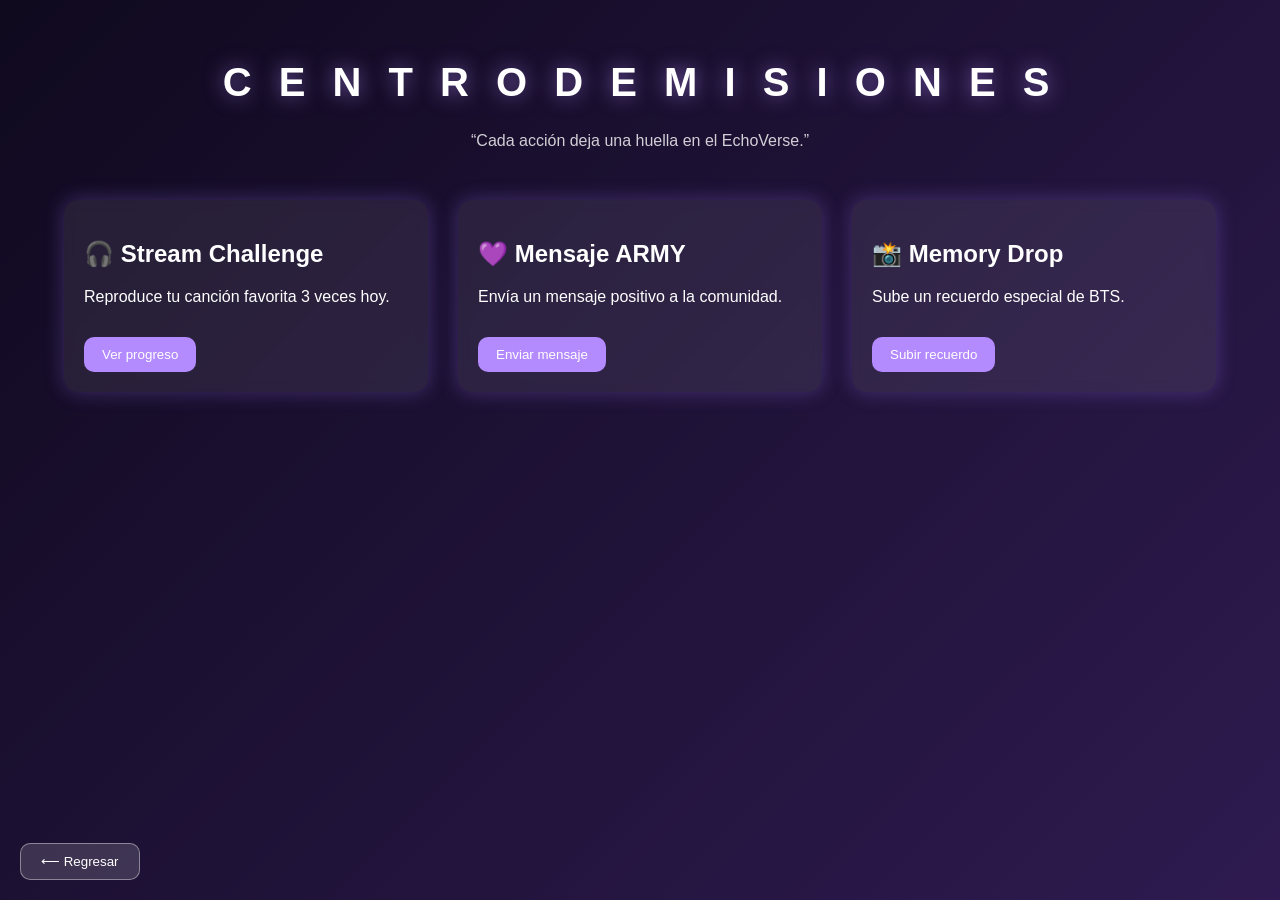
<file: missions/index.html>
<!DOCTYPE html>
<html lang="es">
<head>
    <meta charset="UTF-8">
    <title>EchoVerse — Centro de Misiones</title>

    <link rel="stylesheet" href="styles/missions.css">
</head>

<body>

    <!-- Fondo dinámico -->
    <div class="mission-bg"></div>

    <header class="mission-header">
        <h1>C E N T R O  D E  M I S I O N E S</h1>
        <p class="subtitle">“Cada acción deja una huella en el EchoVerse.”</p>
    </header>

    <!-- GRID DE MISIONES -->
    <section class="mission-grid">

        <article class="mission-card">
            <h2>🎧 Stream Challenge</h2>
            <p>Reproduce tu canción favorita 3 veces hoy.</p>
            <button class="mission-btn" data-id="stream">Ver progreso</button>
        </article>

        <article class="mission-card">
            <h2>💜 Mensaje ARMY</h2>
            <p>Envía un mensaje positivo a la comunidad.</p>
            <button class="mission-btn" data-id="message">Enviar mensaje</button>
        </article>

        <article class="mission-card">
            <h2>📸 Memory Drop</h2>
            <p>Sube un recuerdo especial de BTS.</p>
            <button class="mission-btn" data-id="memory">Subir recuerdo</button>
        </article>

    </section>

    <button class="back-btn" onclick="window.location.href='../index.html'">
        ⟵ Regresar
    </button>

    <script src="scripts/missions.js"></script>
</body>
</html>
</file>
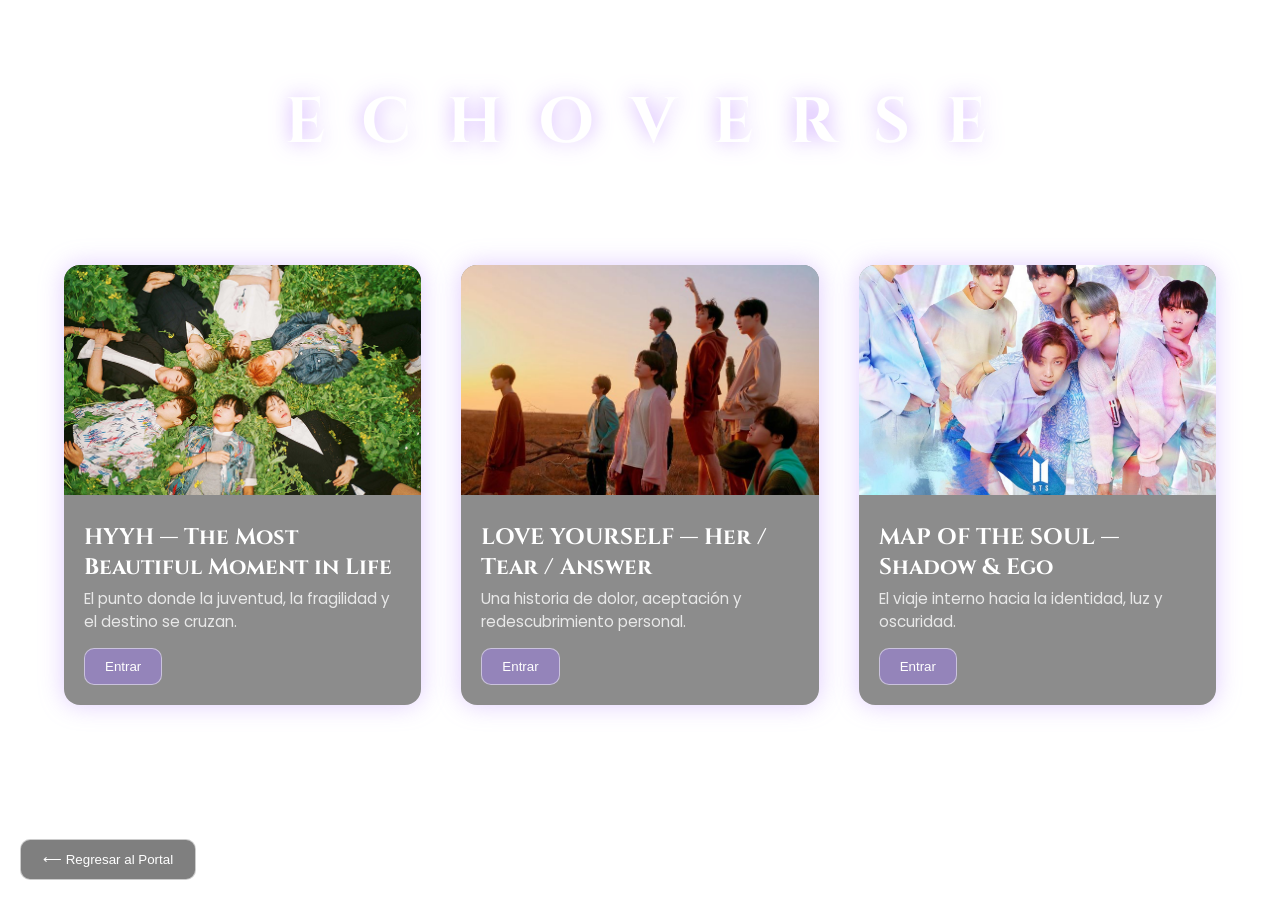
<file: public/echoverse/index.html>
<!-- Archivo: public/echoverse/index.html — Propósito: página EchoVerse (vista temática con interacciones front). -->
<!DOCTYPE html>
<html lang="es">
<head>
    <meta charset="UTF-8">
    <title>EchoVerse — BTS Universe</title>

    <link rel="stylesheet" href="../assets/css/echoverse.css">
</head>

<body>

    <!-- ============================= -->
    <!--   FONDO ANIMADO (VIDEO)     -->
    <!-- ============================= -->
    <video class="bg-video" autoplay muted loop>
        <source src="../assets/video/Universo3.mp4" type="video/mp4">
    </video>

    <div class="film-grain"></div>

    <!-- ============================= -->
    <!--   TÍTULO PRINCIPAL BU       -->
    <!-- ============================= -->
    <header class="bu-header">
        <h1>E C H O V E R S E</h1>
        <p class="subtitle">“Las historias no terminan. Solo esperan ser descubiertas.”</p>
    </header>


    <!-- ============================= -->
    <!--      GRID DE ERAS BU         -->
    <!-- ============================= -->
    <section class="era-grid">

        <article class="era-card">
            <img src="../assets/images/bts3.jpg">
            <div class="era-info">
                <h2>HYYH — The Most Beautiful Moment in Life</h2>
                <p>El punto donde la juventud, la fragilidad y el destino se cruzan.</p>
                <button class="btn-era" data-era="hyyh">Entrar</button>
            </div>
        </article>

        <article class="era-card">
            <img src="../assets/images/bts4.jpg">
            <div class="era-info">
                <h2>LOVE YOURSELF — Her / Tear / Answer</h2>
                <p>Una historia de dolor, aceptación y redescubrimiento personal.</p>
                <button class="btn-era" data-era="ly">Entrar</button>
            </div>
        </article>

        <article class="era-card">
            <img src="../assets/images/bts5.jpg">
            <div class="era-info">
                <h2>MAP OF THE SOUL — Shadow & Ego</h2>
                <p>El viaje interno hacia la identidad, luz y oscuridad.</p>
                <button class="btn-era" data-era="mos">Entrar</button>
            </div>
        </article>

    </section>


    <!-- ============================= -->
    <!--   BOTÓN REGRESAR AL PORTAL   -->
    <!-- ============================= -->
    <button class="back-btn" onclick="window.location.href='../index.html'">
        ⟵ Regresar al Portal
    </button>


    <script src="../assets/js/echoverse.js"></script>
</body>
</html>
</file>
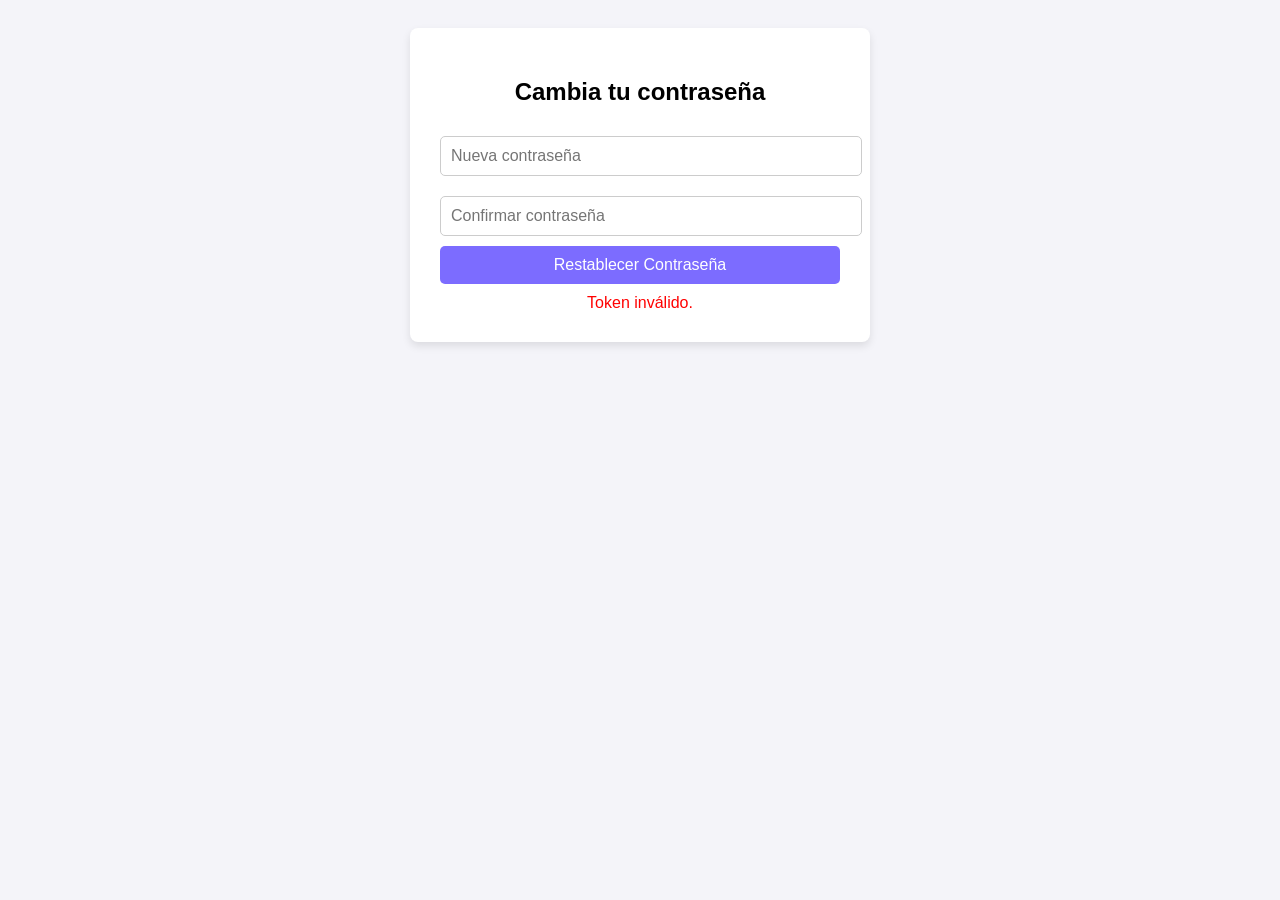
<file: public/reset-password.html>
<!-- Archivo: public/reset-password.html — Propósito: UI para restablecer contraseña con token (?token=...) usando /api/reset-password.php. -->
<!DOCTYPE html>
<html lang="es">
<head>
    <meta charset="UTF-8">
    <meta name="viewport" content="width=device-width, initial-scale=1.0">
    <title>Restablecer Contraseña</title>
    <style>
        body {
            font-family: Arial, sans-serif;
            background-color: #f4f4f9;
            padding: 20px;
            text-align: center;
        }

        .form-container {
            background: #fff;
            border-radius: 8px;
            padding: 30px;
            box-shadow: 0 4px 8px rgba(0,0,0,0.1);
            max-width: 400px;
            margin: 0 auto;
        }

        input {
            width: 100%;
            padding: 10px;
            margin: 10px 0;
            border-radius: 5px;
            border: 1px solid #ccc;
            font-size: 16px;
        }

        button {
            width: 100%;
            padding: 10px;
            background-color: #7c6cff;
            color: white;
            border: none;
            border-radius: 5px;
            font-size: 16px;
        }

        .message {
            margin-top: 10px;
            color: red;
        }
    </style>
</head>
<body>

    <div class="form-container">
        <h2>Cambia tu contraseña</h2>
        <form id="resetForm">
            <input type="password" id="newPassword" placeholder="Nueva contraseña" required>
            <input type="password" id="confirmPassword" placeholder="Confirmar contraseña" required>
            <button type="submit">Restablecer Contraseña</button>
        </form>
        <div id="resetMessage" class="message"></div>
    </div>

    <script src="assets/js/api.js"></script>
    <script src="assets/js/reset-password.js"></script>

</body>
</html>
</file>
<file: missions/styles/missions.css>
body {
    margin: 0;
    padding: 0;
    font-family: "Poppins", sans-serif;
    color: white;
    overflow-x: hidden;
}

.mission-bg {
    position: fixed;
    top: 0; left: 0;
    width: 100%;
    height: 100%;
    background: linear-gradient(135deg, #1a1033, #4d2c85);
    filter: brightness(0.6);
    z-index: -1;
}

/* HEADER */
.mission-header {
    text-align: center;
    margin-top: 60px;
}

.mission-header h1 {
    font-size: 2.5rem;
    letter-spacing: 8px;
    text-shadow: 0 0 20px rgba(180,140,255,0.6);
}

.subtitle {
    opacity: 0.8;
    margin-top: 8px;
}

/* GRID MISIONES */
.mission-grid {
    margin-top: 50px;
    width: 90%;
    max-width: 1200px;
    margin-inline: auto;
    display: grid;
    grid-template-columns: repeat(auto-fit, minmax(300px,1fr));
    gap: 30px;
}

.mission-card {
    background: rgba(255,255,255,0.08);
    border-radius: 14px;
    padding: 20px;
    backdrop-filter: blur(6px);
    box-shadow: 0 0 20px rgba(160,120,255,0.3);
    transition: .3s;
}

.mission-card:hover {
    transform: translateY(-8px);
    box-shadow: 0 0 30px rgba(200,140,255,0.6);
}

.mission-btn {
    margin-top: 15px;
    padding: 10px 18px;
    background: #b48aff;
    border-radius: 10px;
    border: none;
    cursor: pointer;
    color: white;
    transition: .3s;
}

.mission-btn:hover {
    transform: scale(1.05);
}

/* BOTÓN REGRESAR */
.back-btn {
    position: fixed;
    bottom: 20px;
    left: 20px;
    background: rgba(255,255,255,0.15);
    border: 1px solid rgba(255,255,255,0.4);
    padding: 10px 20px;
    border-radius: 10px;
    cursor: pointer;
    color: white;
}

.back-btn:hover {
    background: rgba(200,140,255,0.6);
}
</file>
<file: public/assets/css/echoverse.css>
/* Archivo: public/assets/css/echoverse.css — Propósito: estilos de la página EchoVerse. */
/* =============================== */
/* FUENTES Y RESET                */
/* =============================== */
@import url('https://fonts.googleapis.com/css2?family=Poppins:wght@200;400;600&family=Cinzel:wght@400;700&display=swap');

* {
    margin: 0;
    padding: 0;
    box-sizing: border-box;
}

body {
    font-family: "Poppins", sans-serif;
    overflow-x: hidden;
    color: #fff;
}

/* =============================== */
/*   FONDO CINEMATOGRÁFICO        */
/* =============================== */
.bg-video {
    position: fixed;
    top: 0; left: 0;
    width: 100%;
    height: 100%;
    object-fit: cover;
    filter: brightness(0.55);
    z-index: -2;
}

.film-grain {
    position: fixed;
    top: 0; left: 0;
    width: 100%;
    height: 100%;
    background-image: none;
    opacity: 0.06;
    z-index: -1;
    pointer-events: none;
}

/* =============================== */
/*   TÍTULO PRINCIPAL BU         */
/* =============================== */
.bu-header {
    text-align: center;
    margin-top: 80px;
}

.bu-header h1 {
    font-family: "Cinzel", serif;
    font-size: 4rem;
    letter-spacing: 10px;
    text-shadow: 0 0 20px rgba(190, 140, 255, 0.7);
}

.bu-header .subtitle {
    margin-top: 10px;
    font-size: 1.2rem;
    opacity: 0.8;
}

/* =============================== */
/*       ERA GRID (BU STYLE)      */
/* =============================== */
.era-grid {
    margin-top: 60px;
    width: 90%;
    max-width: 1200px;
    margin-inline: auto;
    display: grid;
    grid-template-columns: repeat(auto-fit, minmax(330px, 1fr));
    gap: 40px;
}

.era-card {
    background: rgba(0,0,0,0.45);
    border-radius: 16px;
    overflow: hidden;
    backdrop-filter: blur(6px);
    box-shadow: 0 0 25px rgba(180,130,255,0.4);
    transition: transform .4s ease, box-shadow .4s ease;
    cursor: pointer;
}

.era-card:hover {
    transform: translateY(-10px);
    box-shadow: 0 0 40px rgba(200,160,255,0.8);
}

.era-card img {
    width: 100%;
    height: 230px;
    object-fit: cover;
}

.era-info {
    padding: 20px;
}

.era-info h2 {
    font-family: "Cinzel";
    font-size: 1.4rem;
    margin-bottom: 5px;
}

.era-info p {
    opacity: 0.8;
    font-size: 0.95rem;
}

.btn-era {
    margin-top: 15px;
    padding: 10px 20px;
    background: rgba(160,120,255,0.4);
    border: 1px solid rgba(255,255,255,0.5);
    border-radius: 10px;
    cursor: pointer;
    color: #fff;
    transition: .3s ease;
}

.btn-era:hover {
    background: rgba(190,140,255,0.9);
}

/* =============================== */
/*   BOTÓN REGRESAR AL PORTAL     */
/* =============================== */
.back-btn {
    position: fixed;
    bottom: 20px;
    left: 20px;
    padding: 12px 22px;
    border-radius: 10px;
    background: rgba(0,0,0,0.5);
    border: 1px solid rgba(255,255,255,0.6);
    cursor: pointer;
    color: #fff;
    transition: .3s ease;
}

.back-btn:hover {
    background: rgba(200,140,255,0.7);
}
</file>
